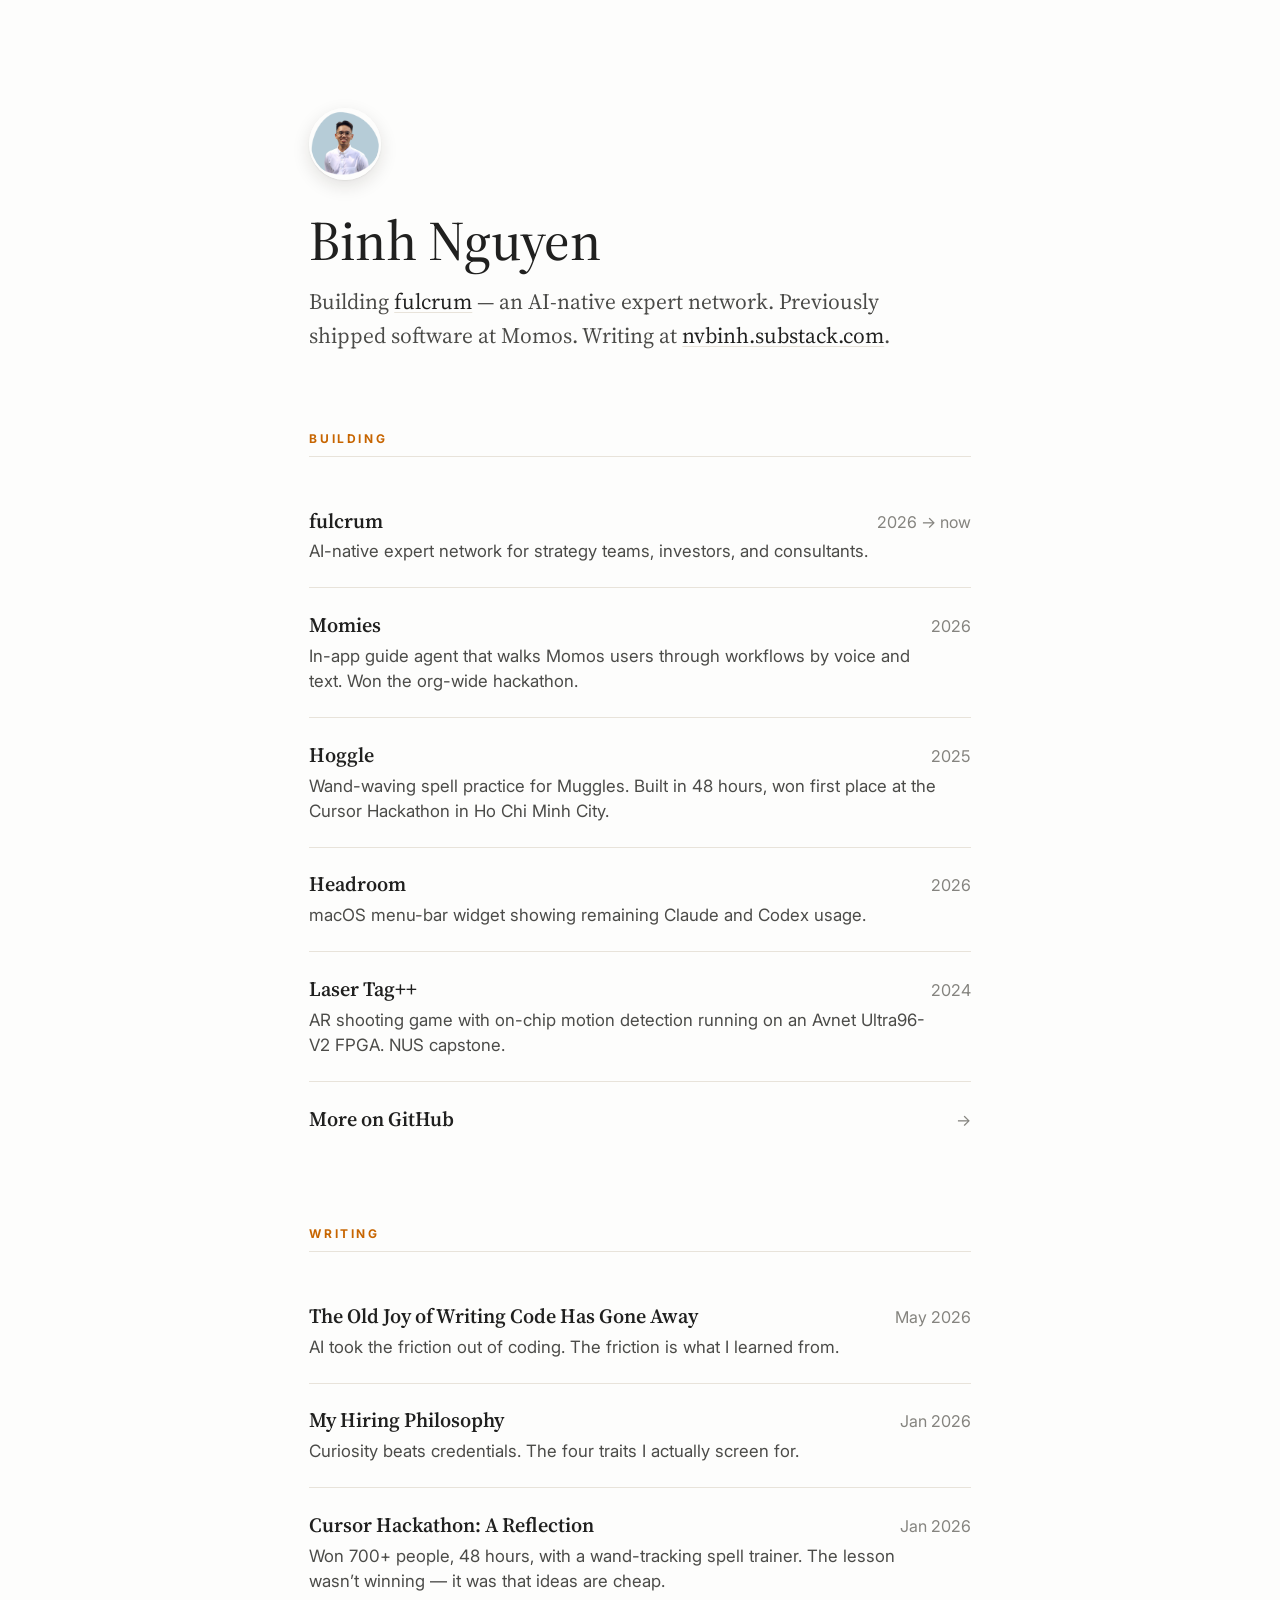
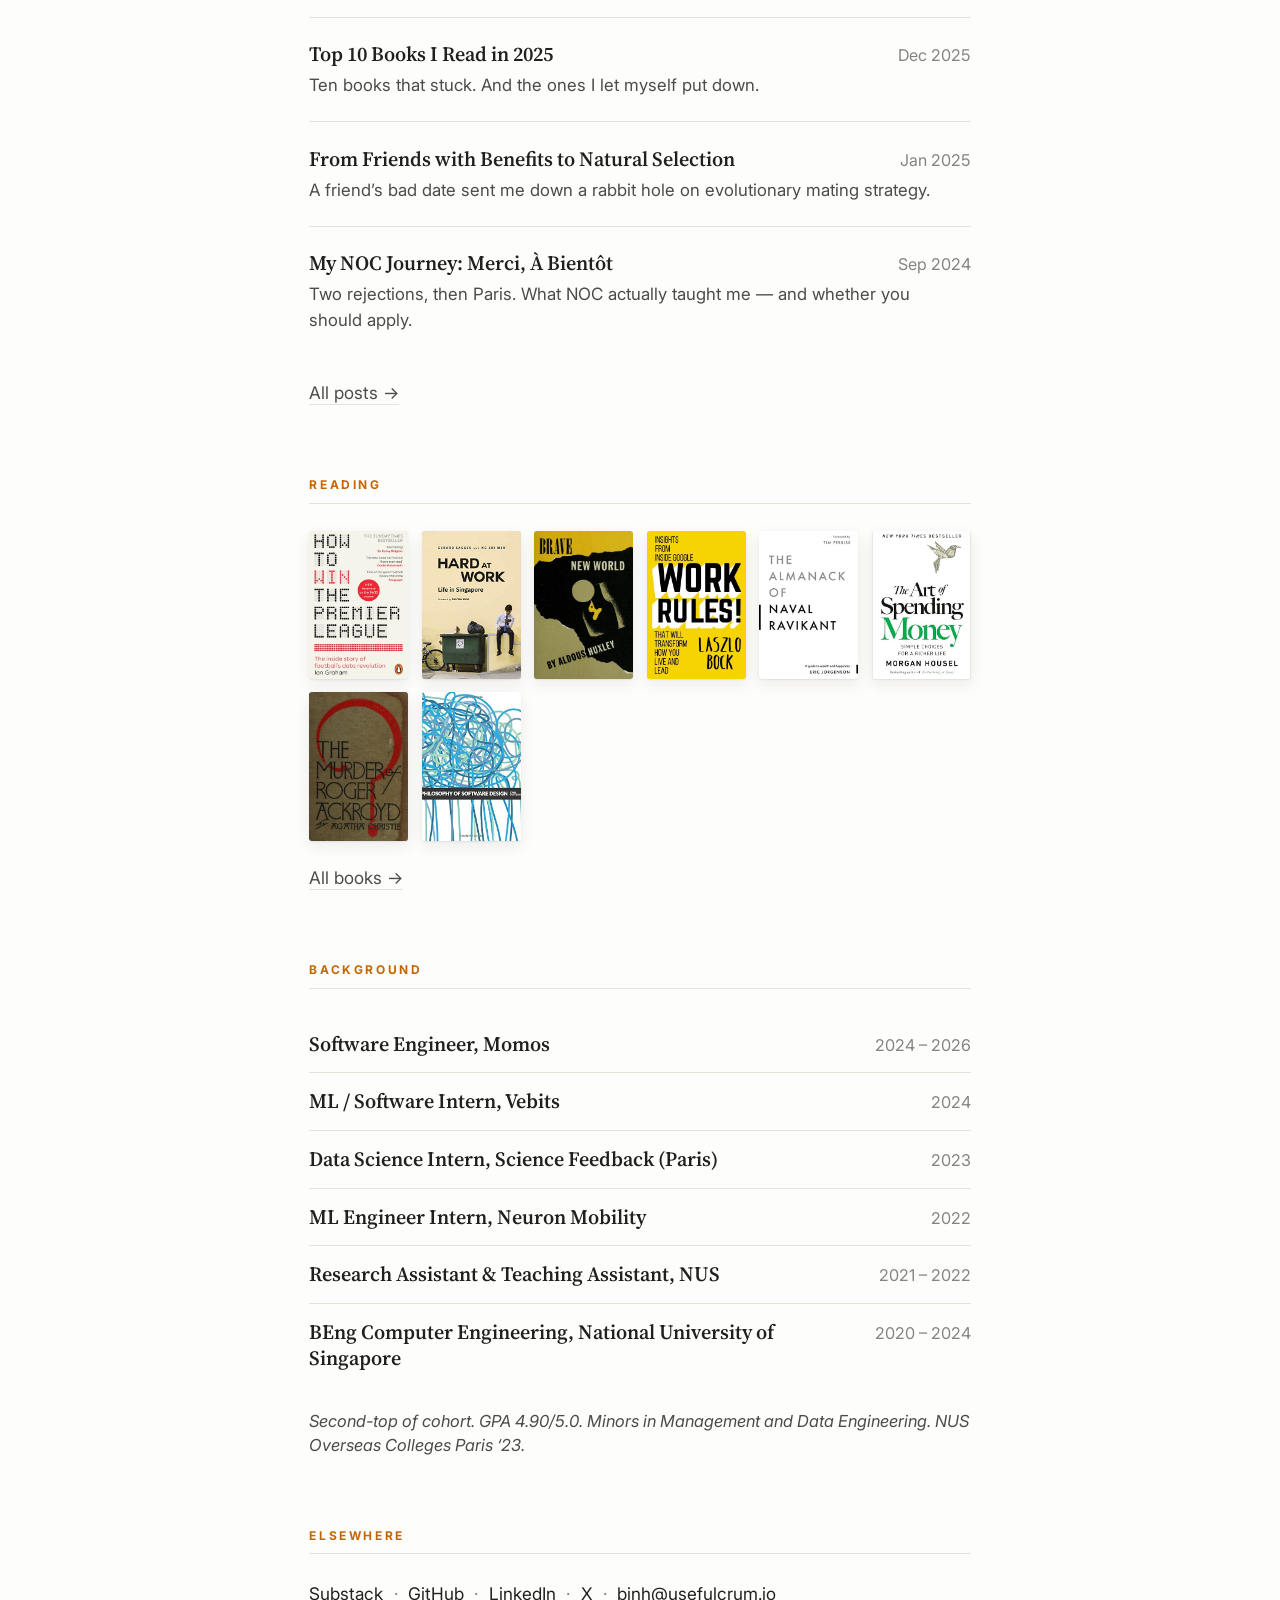
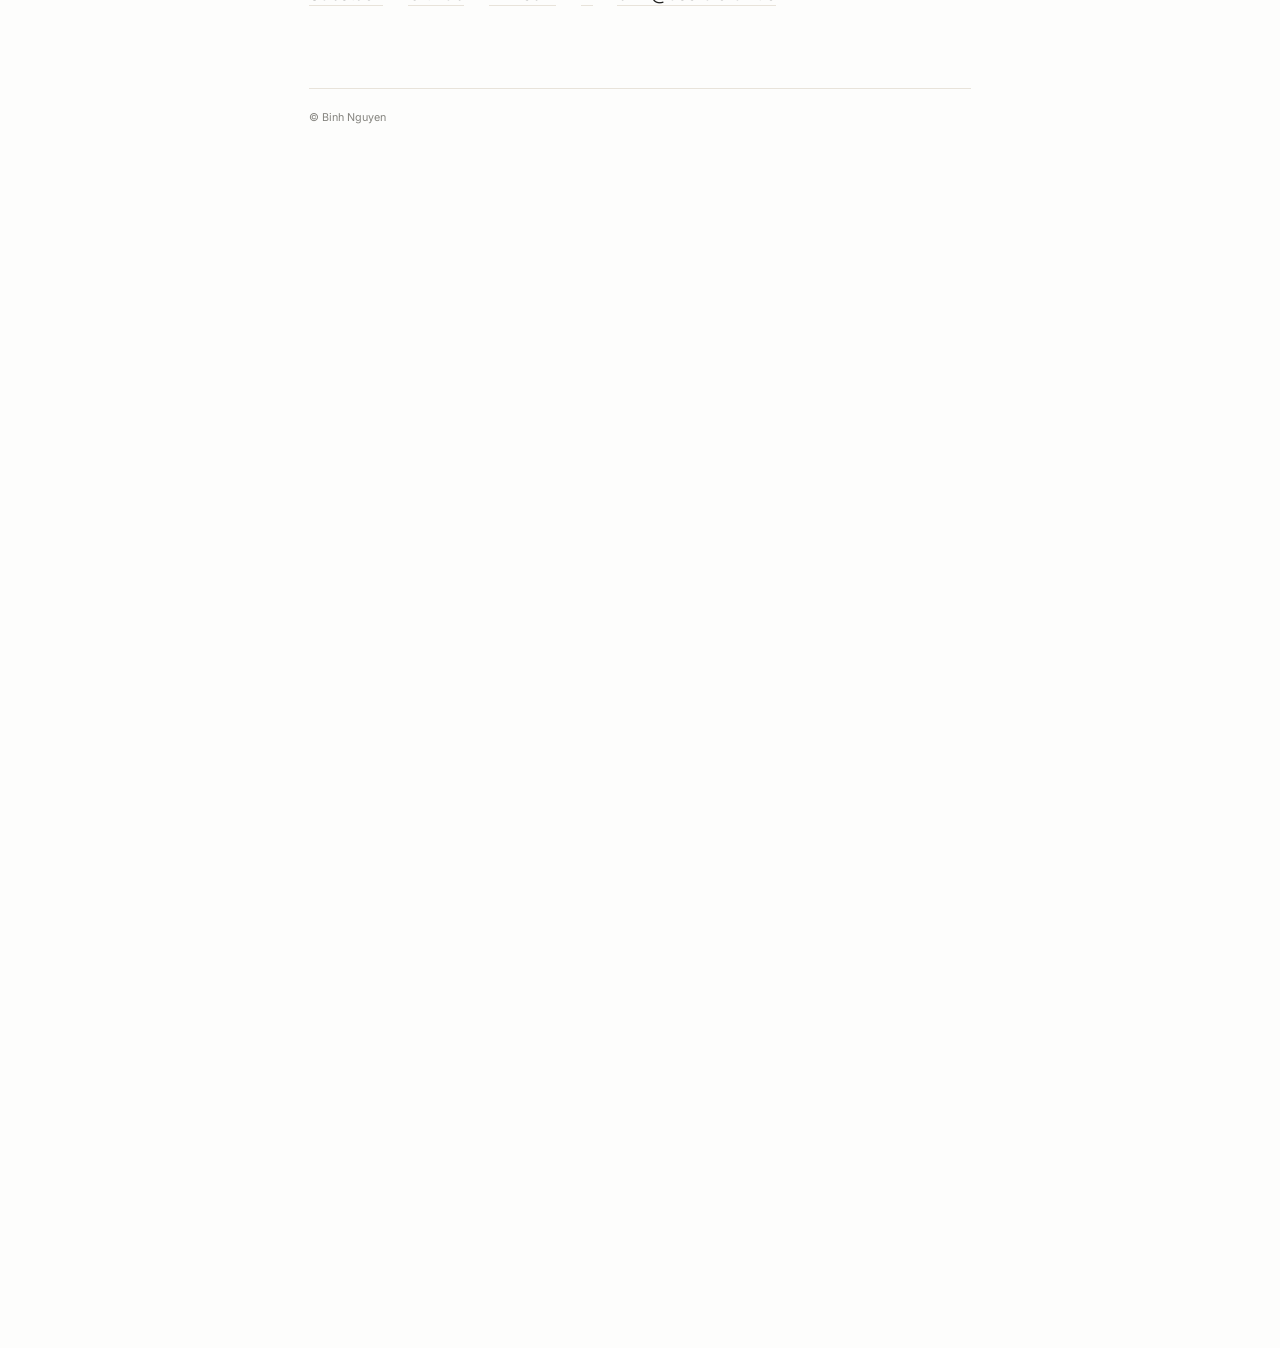
<file: index.html>
<!doctype html>
<html lang="en">
  <head>
    <meta charset="UTF-8" />
    <meta name="viewport" content="width=device-width, initial-scale=1.0" />
    <title>Binh Nguyen</title>
    <meta
      name="description"
      content="Co-founder and CTO of fulcrum, an AI-native expert network. Writing about software, building, and what's changing."
    />
    <meta name="author" content="Binh Nguyen" />

    <meta property="og:title" content="Binh Nguyen" />
    <meta
      property="og:description"
      content="Co-founder and CTO of fulcrum, an AI-native expert network. Writing about software, building, and what's changing."
    />
    <meta property="og:type" content="website" />
    <meta property="og:url" content="https://nvbinh.com/" />

    <link rel="icon" href="assets/img/binh1.png" />

    <link rel="preconnect" href="https://fonts.googleapis.com" />
    <link rel="preconnect" href="https://fonts.gstatic.com" crossorigin />
    <link
      href="https://fonts.googleapis.com/css2?family=Source+Serif+4:opsz,wght@8..60,400;8..60,500;8..60,600&family=Inter:wght@400;500;600&display=swap"
      rel="stylesheet"
    />

    <link rel="stylesheet" href="assets/css/styles.css" />
  </head>

  <body>
    <main>
      <header class="hero">
        <img
          class="avatar"
          src="assets/img/binh1.png"
          alt="Binh Nguyen"
          width="96"
          height="96"
        />
        <h1>Binh Nguyen</h1>
        <p class="lead">
          Building <a href="https://usefulcrum.io/" target="_blank" rel="noopener">fulcrum</a> &mdash;
          an AI-native expert network. Previously shipped software at Momos.
          Writing at
          <a href="https://nvbinh.substack.com/" target="_blank" rel="noopener"
            >nvbinh.substack.com</a
          >.
        </p>
      </header>

      <section>
        <h2>Building</h2>
        <ul class="list">
          <li>
            <a
              class="row"
              href="https://usefulcrum.io/"
              target="_blank"
              rel="noopener"
            >
              <span class="row__title">fulcrum</span>
              <span class="row__meta">2026 &rarr; now</span>
            </a>
            <p class="row__sub">
              AI-native expert network for strategy teams, investors, and
              consultants.
            </p>
          </li>
          <li>
            <div class="row row--static">
              <span class="row__title">Momies</span>
              <span class="row__meta">2026</span>
            </div>
            <p class="row__sub">
              In-app guide agent that walks Momos users through workflows by
              voice and text. Won the org-wide hackathon.
            </p>
          </li>
          <li>
            <div class="row row--static">
              <span class="row__title">Hoggle</span>
              <span class="row__meta">2025</span>
            </div>
            <p class="row__sub">
              Wand-waving spell practice for Muggles. Built in 48 hours, won
              first place at the Cursor Hackathon in Ho Chi Minh City.
            </p>
          </li>
          <li>
            <a
              class="row"
              href="https://nvbinh15.github.io/headroom/"
              target="_blank"
              rel="noopener"
            >
              <span class="row__title">Headroom</span>
              <span class="row__meta">2026</span>
            </a>
            <p class="row__sub">
              macOS menu-bar widget showing remaining Claude and Codex usage.
            </p>
          </li>
          <li>
            <a
              class="row"
              href="https://github.com/CG4002-B3/hardware-ai"
              target="_blank"
              rel="noopener"
            >
              <span class="row__title">Laser Tag++</span>
              <span class="row__meta">2024</span>
            </a>
            <p class="row__sub">
              AR shooting game with on-chip motion detection running on an
              Avnet Ultra96-V2 FPGA. NUS capstone.
            </p>
          </li>
          <li>
            <a
              class="row"
              href="https://github.com/nvbinh15"
              target="_blank"
              rel="noopener"
            >
              <span class="row__title">More on GitHub</span>
              <span class="row__meta">&rarr;</span>
            </a>
          </li>
        </ul>
      </section>

      <section>
        <h2>Writing</h2>
        <ul class="list">
          <li>
            <a
              class="row"
              href="https://nvbinh.substack.com/p/the-old-joy-of-writing-code-has-gone"
              target="_blank"
              rel="noopener"
            >
              <span class="row__title">The Old Joy of Writing Code Has Gone Away</span>
              <span class="row__meta">May 2026</span>
            </a>
            <p class="row__sub">
              AI took the friction out of coding. The friction is what I learned from.
            </p>
          </li>
          <li>
            <a
              class="row"
              href="https://nvbinh.substack.com/p/my-hiring-philosophy"
              target="_blank"
              rel="noopener"
            >
              <span class="row__title">My Hiring Philosophy</span>
              <span class="row__meta">Jan 2026</span>
            </a>
            <p class="row__sub">
              Curiosity beats credentials. The four traits I actually screen for.
            </p>
          </li>
          <li>
            <a
              class="row"
              href="https://nvbinh.substack.com/p/cursor-hackathon-a-reflection"
              target="_blank"
              rel="noopener"
            >
              <span class="row__title">Cursor Hackathon: A Reflection</span>
              <span class="row__meta">Jan 2026</span>
            </a>
            <p class="row__sub">
              Won 700+ people, 48 hours, with a wand-tracking spell trainer. The lesson wasn&rsquo;t winning &mdash; it was that ideas are cheap.
            </p>
          </li>
          <li>
            <a
              class="row"
              href="https://nvbinh.substack.com/p/top-10-books-i-read-in-2025"
              target="_blank"
              rel="noopener"
            >
              <span class="row__title">Top 10 Books I Read in 2025</span>
              <span class="row__meta">Dec 2025</span>
            </a>
            <p class="row__sub">
              Ten books that stuck. And the ones I let myself put down.
            </p>
          </li>
          <li>
            <a
              class="row"
              href="https://nvbinh.substack.com/p/from-friends-with-benefits-to-natural"
              target="_blank"
              rel="noopener"
            >
              <span class="row__title">From Friends with Benefits to Natural Selection</span>
              <span class="row__meta">Jan 2025</span>
            </a>
            <p class="row__sub">
              A friend&rsquo;s bad date sent me down a rabbit hole on evolutionary mating strategy.
            </p>
          </li>
          <li>
            <a
              class="row"
              href="https://nvbinh.substack.com/p/my-noc-journey-merci-a-bientot"
              target="_blank"
              rel="noopener"
            >
              <span class="row__title">My NOC Journey: Merci, &Agrave; Bient&ocirc;t</span>
              <span class="row__meta">Sep 2024</span>
            </a>
            <p class="row__sub">
              Two rejections, then Paris. What NOC actually taught me &mdash; and whether you should apply.
            </p>
          </li>
        </ul>
        <p class="more">
          <a href="https://nvbinh.substack.com/" target="_blank" rel="noopener"
            >All posts &rarr;</a
          >
        </p>
      </section>

      <section id="reading">
        <h2>Reading</h2>
        <ul class="books-grid books-grid--teaser">
          <li class="book">
            <img
              src="assets/img/books/how-to-win-pl.jpg"
              alt="How to Win the Premier League by Ian Graham"
              title="How to Win the Premier League &mdash; Ian Graham"
              loading="lazy"
            />
          </li>
          <li class="book">
            <img
              src="assets/img/books/hard-at-work.jpg"
              alt="Hard at Work by Gerard Sasges and Ng Shi Wen"
              title="Hard at Work &mdash; Gerard Sasges &amp; Ng Shi Wen"
              loading="lazy"
            />
          </li>
          <li class="book">
            <img
              src="assets/img/books/brave-new-world.jpg"
              alt="Brave New World by Aldous Huxley"
              title="Brave New World &mdash; Aldous Huxley"
              loading="lazy"
            />
          </li>
          <li class="book">
            <img
              src="assets/img/books/work-rules.jpg"
              alt="Work Rules by Laszlo Bock"
              title="Work Rules &mdash; Laszlo Bock"
              loading="lazy"
            />
          </li>
          <li class="book">
            <img
              src="assets/img/books/almanack-naval.jpg"
              alt="The Almanack of Naval Ravikant by Eric Jorgenson"
              title="The Almanack of Naval Ravikant &mdash; Eric Jorgenson"
              loading="lazy"
            />
          </li>
          <li class="book">
            <img
              src="assets/img/books/art-of-spending-money.jpg"
              alt="The Art of Spending Money by Morgan Housel"
              title="The Art of Spending Money &mdash; Morgan Housel"
              loading="lazy"
            />
          </li>
          <li class="book">
            <img
              src="assets/img/books/roger-ackroyd.jpg"
              alt="The Murder of Roger Ackroyd by Agatha Christie"
              title="The Murder of Roger Ackroyd &mdash; Agatha Christie"
              loading="lazy"
            />
          </li>
          <li class="book">
            <img
              src="assets/img/books/philosophy-of-software.jpg"
              alt="A Philosophy of Software Design by John Ousterhout"
              title="A Philosophy of Software Design &mdash; John Ousterhout"
              loading="lazy"
            />
          </li>
        </ul>
        <p class="more">
          <a href="books.html">All books &rarr;</a>
        </p>
      </section>

      <section>
        <h2>Background</h2>
        <ul class="list list--compact">
          <li>
            <span class="row__title">Software Engineer, Momos</span>
            <span class="row__meta">2024 &ndash; 2026</span>
          </li>
          <li>
            <span class="row__title">ML / Software Intern, Vebits</span>
            <span class="row__meta">2024</span>
          </li>
          <li>
            <span class="row__title">Data Science Intern, Science Feedback (Paris)</span>
            <span class="row__meta">2023</span>
          </li>
          <li>
            <span class="row__title">ML Engineer Intern, Neuron Mobility</span>
            <span class="row__meta">2022</span>
          </li>
          <li>
            <span class="row__title">Research Assistant &amp; Teaching Assistant, NUS</span>
            <span class="row__meta">2021 &ndash; 2022</span>
          </li>
          <li>
            <span class="row__title"
              >BEng Computer Engineering, National University of Singapore</span
            >
            <span class="row__meta">2020 &ndash; 2024</span>
          </li>
        </ul>
        <p class="note">
          Second-top of cohort. GPA 4.90/5.0. Minors in Management and Data
          Engineering. NUS Overseas Colleges Paris &lsquo;23.
        </p>
      </section>

      <section>
        <h2>Elsewhere</h2>
        <p class="elsewhere">
          <a href="https://nvbinh.substack.com/" target="_blank" rel="noopener"
            >Substack</a
          >
          <span class="dot">&middot;</span>
          <a href="https://github.com/nvbinh15" target="_blank" rel="noopener"
            >GitHub</a
          >
          <span class="dot">&middot;</span>
          <a
            href="https://www.linkedin.com/in/nvbinh/"
            target="_blank"
            rel="noopener"
            >LinkedIn</a
          >
          <span class="dot">&middot;</span>
          <a href="https://x.com/nvbinh15" target="_blank" rel="noopener">X</a>
          <span class="dot">&middot;</span>
          <a href="mailto:binh@usefulcrum.io">binh@usefulcrum.io</a>
        </p>
      </section>

      <footer>
        <p>&copy; Binh Nguyen</p>
      </footer>
    </main>
  </body>
</html>
</file>
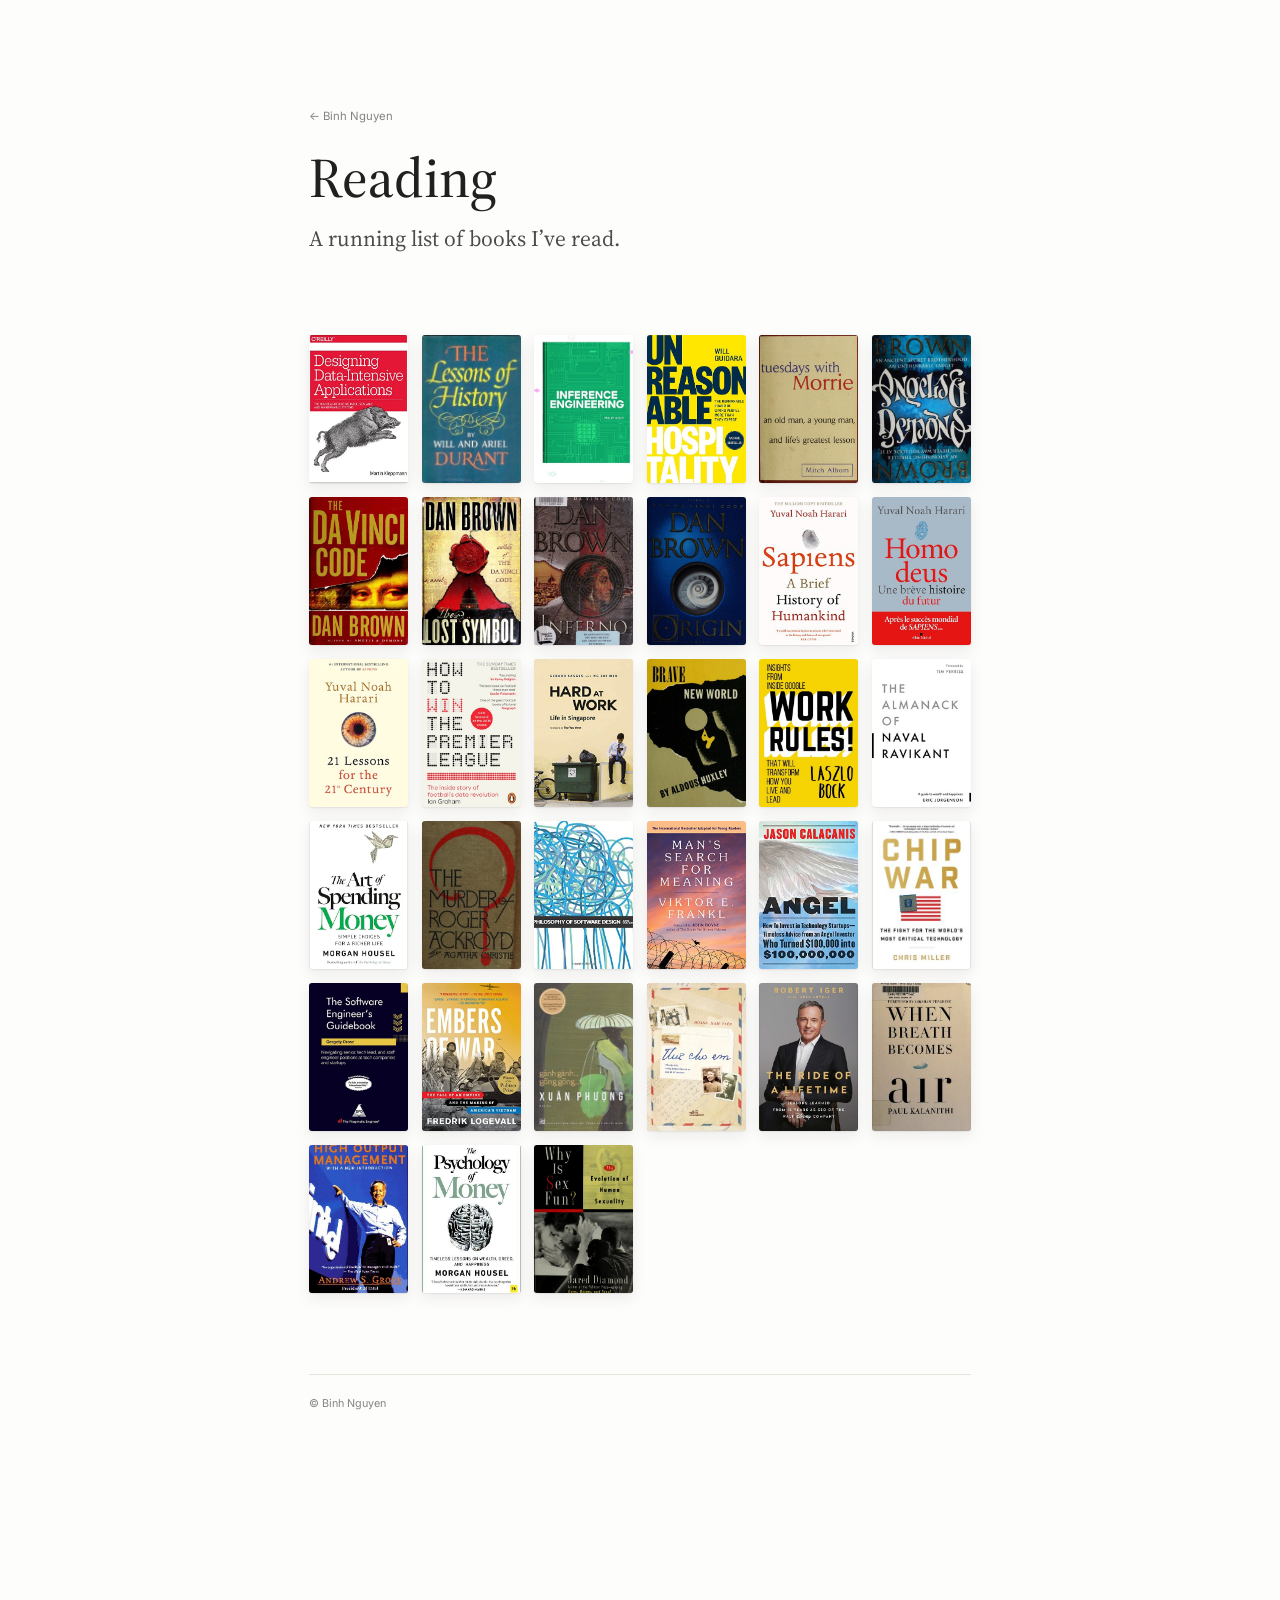
<file: books.html>
<!doctype html>
<html lang="en">
  <head>
    <meta charset="UTF-8" />
    <meta name="viewport" content="width=device-width, initial-scale=1.0" />
    <title>Reading &mdash; Binh Nguyen</title>
    <meta
      name="description"
      content="Books I've read. A running list, most recent first."
    />
    <meta name="author" content="Binh Nguyen" />

    <meta property="og:title" content="Reading &mdash; Binh Nguyen" />
    <meta
      property="og:description"
      content="Books I've read. A running list, most recent first."
    />
    <meta property="og:type" content="website" />
    <meta property="og:url" content="https://nvbinh.com/books.html" />

    <link rel="icon" href="assets/img/binh1.png" />

    <link rel="preconnect" href="https://fonts.googleapis.com" />
    <link rel="preconnect" href="https://fonts.gstatic.com" crossorigin />
    <link
      href="https://fonts.googleapis.com/css2?family=Source+Serif+4:opsz,wght@8..60,400;8..60,500;8..60,600&family=Inter:wght@400;500;600&display=swap"
      rel="stylesheet"
    />

    <link rel="stylesheet" href="assets/css/styles.css" />
  </head>

  <body>
    <main>
      <header class="hero">
        <p class="back"><a href="index.html">&larr; Binh Nguyen</a></p>
        <h1>Reading</h1>
        <p class="lead">A running list of books I&rsquo;ve read.</p>
      </header>

      <section>
        <ul class="books-grid">
          <li class="book">
            <img
              src="assets/img/books/ddia2.jpg"
              alt="Designing Data-Intensive Applications, 2nd Edition by Martin Kleppmann"
              title="Designing Data-Intensive Applications, 2nd ed &mdash; Martin Kleppmann"
              loading="lazy"
            />
          </li>
          <li class="book">
            <img
              src="assets/img/books/lessons-of-history.jpg"
              alt="The Lessons of History by Will and Ariel Durant"
              title="The Lessons of History &mdash; Will &amp; Ariel Durant"
              loading="lazy"
            />
          </li>
          <li class="book">
            <img
              src="assets/img/books/inference-engineering.jpg"
              alt="Inference Engineering by Philip Kiely"
              title="Inference Engineering &mdash; Philip Kiely"
              loading="lazy"
            />
          </li>
          <li class="book">
            <img
              src="assets/img/books/unreasonable-hospitality.jpg"
              alt="Unreasonable Hospitality by Will Guidara"
              title="Unreasonable Hospitality &mdash; Will Guidara"
              loading="lazy"
            />
          </li>
          <li class="book">
            <img
              src="assets/img/books/tuesdays-with-morrie.jpg"
              alt="Tuesdays with Morrie by Mitch Albom"
              title="Tuesdays with Morrie &mdash; Mitch Albom"
              loading="lazy"
            />
          </li>
          <li class="book">
            <img
              src="assets/img/books/angels-and-demons.jpg"
              alt="Angels &amp; Demons by Dan Brown"
              title="Angels &amp; Demons &mdash; Dan Brown"
              loading="lazy"
            />
          </li>
          <li class="book">
            <img
              src="assets/img/books/da-vinci-code.jpg"
              alt="The Da Vinci Code by Dan Brown"
              title="The Da Vinci Code &mdash; Dan Brown"
              loading="lazy"
            />
          </li>
          <li class="book">
            <img
              src="assets/img/books/lost-symbol.jpg"
              alt="The Lost Symbol by Dan Brown"
              title="The Lost Symbol &mdash; Dan Brown"
              loading="lazy"
            />
          </li>
          <li class="book">
            <img
              src="assets/img/books/inferno-brown.jpg"
              alt="Inferno by Dan Brown"
              title="Inferno &mdash; Dan Brown"
              loading="lazy"
            />
          </li>
          <li class="book">
            <img
              src="assets/img/books/origin-brown.jpg"
              alt="Origin by Dan Brown"
              title="Origin &mdash; Dan Brown"
              loading="lazy"
            />
          </li>
          <li class="book">
            <img
              src="assets/img/books/sapiens.jpg"
              alt="Sapiens by Yuval Noah Harari"
              title="Sapiens &mdash; Yuval Noah Harari"
              loading="lazy"
            />
          </li>
          <li class="book">
            <img
              src="assets/img/books/homo-deus.jpg"
              alt="Homo Deus by Yuval Noah Harari"
              title="Homo Deus &mdash; Yuval Noah Harari"
              loading="lazy"
            />
          </li>
          <li class="book">
            <img
              src="assets/img/books/21-lessons.jpg"
              alt="21 Lessons for the 21st Century by Yuval Noah Harari"
              title="21 Lessons for the 21st Century &mdash; Yuval Noah Harari"
              loading="lazy"
            />
          </li>
          <li class="book">
            <img
              src="assets/img/books/how-to-win-pl.jpg"
              alt="How to Win the Premier League by Ian Graham"
              title="How to Win the Premier League &mdash; Ian Graham"
              loading="lazy"
            />
          </li>
          <li class="book">
            <img
              src="assets/img/books/hard-at-work.jpg"
              alt="Hard at Work by Gerard Sasges and Ng Shi Wen"
              title="Hard at Work &mdash; Gerard Sasges &amp; Ng Shi Wen"
              loading="lazy"
            />
          </li>
          <li class="book">
            <img
              src="assets/img/books/brave-new-world.jpg"
              alt="Brave New World by Aldous Huxley"
              title="Brave New World &mdash; Aldous Huxley"
              loading="lazy"
            />
          </li>
          <li class="book">
            <img
              src="assets/img/books/work-rules.jpg"
              alt="Work Rules by Laszlo Bock"
              title="Work Rules &mdash; Laszlo Bock"
              loading="lazy"
            />
          </li>
          <li class="book">
            <img
              src="assets/img/books/almanack-naval.jpg"
              alt="The Almanack of Naval Ravikant by Eric Jorgenson"
              title="The Almanack of Naval Ravikant &mdash; Eric Jorgenson"
              loading="lazy"
            />
          </li>
          <li class="book">
            <img
              src="assets/img/books/art-of-spending-money.jpg"
              alt="The Art of Spending Money by Morgan Housel"
              title="The Art of Spending Money &mdash; Morgan Housel"
              loading="lazy"
            />
          </li>
          <li class="book">
            <img
              src="assets/img/books/roger-ackroyd.jpg"
              alt="The Murder of Roger Ackroyd by Agatha Christie"
              title="The Murder of Roger Ackroyd &mdash; Agatha Christie"
              loading="lazy"
            />
          </li>
          <li class="book">
            <img
              src="assets/img/books/philosophy-of-software.jpg"
              alt="A Philosophy of Software Design by John Ousterhout"
              title="A Philosophy of Software Design &mdash; John Ousterhout"
              loading="lazy"
            />
          </li>
          <li class="book">
            <img
              src="assets/img/books/mans-search-for-meaning.jpg"
              alt="Man's Search for Meaning by Viktor Frankl"
              title="Man&rsquo;s Search for Meaning &mdash; Viktor Frankl"
              loading="lazy"
            />
          </li>
          <li class="book">
            <img
              src="assets/img/books/angel-calacanis.jpg"
              alt="Angel by Jason Calacanis"
              title="Angel &mdash; Jason Calacanis"
              loading="lazy"
            />
          </li>
          <li class="book">
            <img
              src="assets/img/books/chip-war.jpg"
              alt="Chip War by Chris Miller"
              title="Chip War &mdash; Chris Miller"
              loading="lazy"
            />
          </li>
          <li class="book">
            <img
              src="assets/img/books/swe-guidebook.jpg"
              alt="The Software Engineer's Guidebook by Gergely Orosz"
              title="The Software Engineer&rsquo;s Guidebook &mdash; Gergely Orosz"
              loading="lazy"
            />
          </li>
          <li class="book">
            <img
              src="assets/img/books/embers-of-war.jpg"
              alt="Embers of War by Fredrik Logevall"
              title="Embers of War &mdash; Fredrik Logevall"
              loading="lazy"
            />
          </li>
          <li class="book">
            <img
              src="assets/img/books/ganh-ganh-gong-gong.jpg"
              alt="Gánh Gánh Gồng Gồng by Xuân Phượng"
              title="G&aacute;nh G&aacute;nh G&#7891;ng G&#7891;ng &mdash; Xu&acirc;n Ph&#432;&#7907;ng"
              loading="lazy"
            />
          </li>
          <li class="book">
            <img
              src="assets/img/books/thu-cho-em.jpg"
              alt="Thư Cho Em by Hoàng Nam Tiến"
              title="Th&#432; Cho Em &mdash; Ho&agrave;ng Nam Ti&#7871;n"
              loading="lazy"
            />
          </li>
          <li class="book">
            <img
              src="assets/img/books/ride-of-a-lifetime.jpg"
              alt="The Ride of a Lifetime by Robert Iger"
              title="The Ride of a Lifetime &mdash; Robert Iger"
              loading="lazy"
            />
          </li>
          <li class="book">
            <img
              src="assets/img/books/when-breath-becomes-air.jpg"
              alt="When Breath Becomes Air by Paul Kalanithi"
              title="When Breath Becomes Air &mdash; Paul Kalanithi"
              loading="lazy"
            />
          </li>
          <li class="book">
            <img
              src="assets/img/books/high-output-management.jpg"
              alt="High Output Management by Andrew Grove"
              title="High Output Management &mdash; Andrew Grove"
              loading="lazy"
            />
          </li>
          <li class="book">
            <img
              src="assets/img/books/psychology-of-money.jpg"
              alt="The Psychology of Money by Morgan Housel"
              title="The Psychology of Money &mdash; Morgan Housel"
              loading="lazy"
            />
          </li>
          <li class="book">
            <img
              src="assets/img/books/why-sex-is-fun.jpg"
              alt="Why Sex Is Fun by Jared Diamond"
              title="Why Sex Is Fun &mdash; Jared Diamond"
              loading="lazy"
            />
          </li>
        </ul>
      </section>

      <footer>
        <p>&copy; Binh Nguyen</p>
      </footer>
    </main>
  </body>
</html>
</file>
<file: assets/css/styles.css>
:root {
  --bg: #fdfdfc;
  --ink: #20201f;
  --ink-soft: #4b4b48;
  --ink-mute: #85847f;
  --rule: #e8e3da;
  --accent: #c76500;
  --serif: "Source Serif 4", "Source Serif Pro", Georgia, "Times New Roman", serif;
  --sans: "Inter", -apple-system, BlinkMacSystemFont, "Segoe UI", Helvetica, Arial, sans-serif;
}

*,
*::before,
*::after {
  box-sizing: border-box;
}

html {
  -webkit-text-size-adjust: 100%;
  -webkit-font-smoothing: antialiased;
  -moz-osx-font-smoothing: grayscale;
}

body {
  margin: 0;
  background: var(--bg);
  color: var(--ink);
  font-family: var(--sans);
  font-size: 24px;
  font-weight: 400;
  line-height: 1.5;
}

main {
  max-width: 930px;
  margin: 0 auto;
  padding: 9rem 1.5rem 7rem;
}

a {
  color: var(--ink);
  text-decoration: underline;
  text-decoration-color: var(--rule);
  text-decoration-thickness: 1px;
  text-underline-offset: 4px;
  transition: color 120ms ease, text-decoration-color 120ms ease, border-color 120ms ease;
}

a:hover {
  color: var(--accent);
  text-decoration-color: var(--accent);
}

.hero {
  margin-bottom: 6.6rem;
}

.avatar {
  display: block;
  width: 96px;
  height: 96px;
  margin: 0 0 2.65rem;
  border: 3px solid var(--bg);
  border-radius: 50%;
  box-shadow:
    0 1px 2px rgba(35, 28, 18, 0.08),
    0 8px 24px rgba(35, 28, 18, 0.12);
  object-fit: cover;
}

.hero h1 {
  margin: 0 0 1.25rem;
  font-family: var(--serif);
  font-size: 4.65rem;
  font-weight: 500;
  letter-spacing: 0;
  line-height: 1.04;
}

.hero .lead {
  max-width: 820px;
  margin: 0;
  color: var(--ink-soft);
  font-family: var(--serif);
  font-size: 1.82rem;
  line-height: 1.55;
}

section {
  margin-bottom: 6rem;
}

section > h2 {
  margin: 0 0 2.25rem;
  padding-bottom: 0.82rem;
  border-bottom: 1px solid var(--rule);
  color: var(--accent);
  font-family: var(--sans);
  font-size: 1rem;
  font-weight: 700;
  letter-spacing: 0.22em;
  line-height: 1.2;
  text-transform: uppercase;
}

section > p {
  max-width: 900px;
  margin: 0;
  color: var(--ink-soft);
}

.list {
  list-style: none;
  margin: 0;
  padding: 0;
}

.list li {
  padding: 2.05rem 0 1.9rem;
  border-bottom: 1px solid var(--rule);
}

.list li:last-child {
  border-bottom: none;
}

.list--compact li {
  display: flex;
  align-items: baseline;
  justify-content: space-between;
  gap: 1.5rem;
  padding: 1.35rem 0 1.25rem;
}

.row {
  display: flex;
  align-items: baseline;
  justify-content: space-between;
  gap: 1.5rem;
  color: var(--ink);
  text-decoration: none;
}

.row--static {
  cursor: default;
}

.row__title {
  flex: 1;
  color: var(--ink);
  font-family: var(--serif);
  font-size: 1.7rem;
  font-weight: 600;
  line-height: 1.25;
  text-decoration: underline;
  text-decoration-color: transparent;
  text-decoration-thickness: 1px;
  text-underline-offset: 4px;
  transition: color 120ms ease, text-decoration-color 120ms ease;
}

.list--compact .row__title {
  text-decoration: none;
}

.row:hover .row__title {
  color: var(--accent);
  text-decoration-color: var(--accent);
}

.row__meta {
  flex-shrink: 0;
  color: var(--ink-mute);
  font-family: var(--sans);
  font-size: 1.35rem;
  font-weight: 400;
  line-height: 1.3;
  white-space: nowrap;
}

.row__sub {
  max-width: 840px;
  margin: 0.45rem 0 0;
  color: var(--ink-soft);
  font-size: 1.42rem;
  line-height: 1.48;
}

.note {
  margin: 2rem 0 0;
  color: var(--ink-soft);
  font-size: 1.38rem;
  font-style: italic;
  line-height: 1.42;
}

.more {
  margin-top: 2.05rem;
  font-size: 1.45rem;
}

.more a {
  color: var(--ink-soft);
  text-decoration: none;
  border-bottom: 1px solid var(--rule);
  padding-bottom: 1px;
}

.more a:hover {
  color: var(--accent);
  border-bottom-color: var(--accent);
}

.elsewhere {
  color: var(--ink-soft);
  font-size: 1.45rem;
}

.elsewhere a {
  text-decoration: none;
  border-bottom: 1px solid var(--rule);
  padding-bottom: 1px;
}

.elsewhere a:hover {
  color: var(--accent);
  border-bottom-color: var(--accent);
}

.dot {
  color: var(--ink-mute);
  margin: 0 0.45rem;
}

.back {
  margin: 0 0 2rem;
  color: var(--ink-mute);
  font-family: var(--sans);
  font-size: 0.95rem;
}

.back a {
  color: var(--ink-mute);
  text-decoration: none;
  border-bottom: 1px solid transparent;
  padding-bottom: 1px;
}

.back a:hover {
  color: var(--accent);
  border-bottom-color: var(--accent);
}

.books-grid {
  display: grid;
  grid-template-columns: repeat(6, 1fr);
  gap: 1.15rem;
  list-style: none;
  margin: 0;
  padding: 0;
}

.books-grid--teaser {
  grid-template-columns: repeat(6, 1fr);
}

.book {
  margin: 0;
  padding: 0;
}

.book img {
  display: block;
  width: 100%;
  aspect-ratio: 2 / 3;
  object-fit: cover;
  background: #efece4;
  border-radius: 4px;
  box-shadow:
    0 1px 2px rgba(0, 0, 0, 0.08),
    0 7px 20px rgba(40, 30, 10, 0.08);
  transition: transform 200ms ease, box-shadow 200ms ease;
}

.book img:hover {
  transform: translateY(-3px);
  box-shadow:
    0 2px 4px rgba(0, 0, 0, 0.1),
    0 12px 28px rgba(40, 30, 10, 0.12);
}

footer {
  margin-top: 6.75rem;
  padding-top: 1.75rem;
  border-top: 1px solid var(--rule);
  color: var(--ink-mute);
  font-size: 0.9rem;
}

footer p {
  margin: 0;
}

@media (min-width: 701px) {
  body {
    zoom: 75%;
  }
}

@media (max-width: 700px) {
  body {
    font-size: 18px;
  }

  main {
    padding: 4.5rem 1.25rem 5rem;
  }

  .hero {
    margin-bottom: 4.25rem;
  }

  .avatar {
    width: 76px;
    height: 76px;
    margin-bottom: 2rem;
  }

  .hero h1 {
    font-size: 3rem;
  }

  .hero .lead {
    font-size: 1.25rem;
  }

  section {
    margin-bottom: 4rem;
  }

  section > h2 {
    margin-bottom: 1.65rem;
  }

  .row,
  .list--compact li {
    flex-direction: column;
    align-items: flex-start;
    gap: 0.25rem;
  }

  .row__title {
    font-size: 1.18rem;
  }

  .row__meta,
  .row__sub,
  .note,
  .more,
  .elsewhere {
    font-size: 0.95rem;
  }

  .books-grid,
  .books-grid--teaser {
    grid-template-columns: repeat(3, 1fr);
    gap: 0.8rem;
  }
}
</file>
